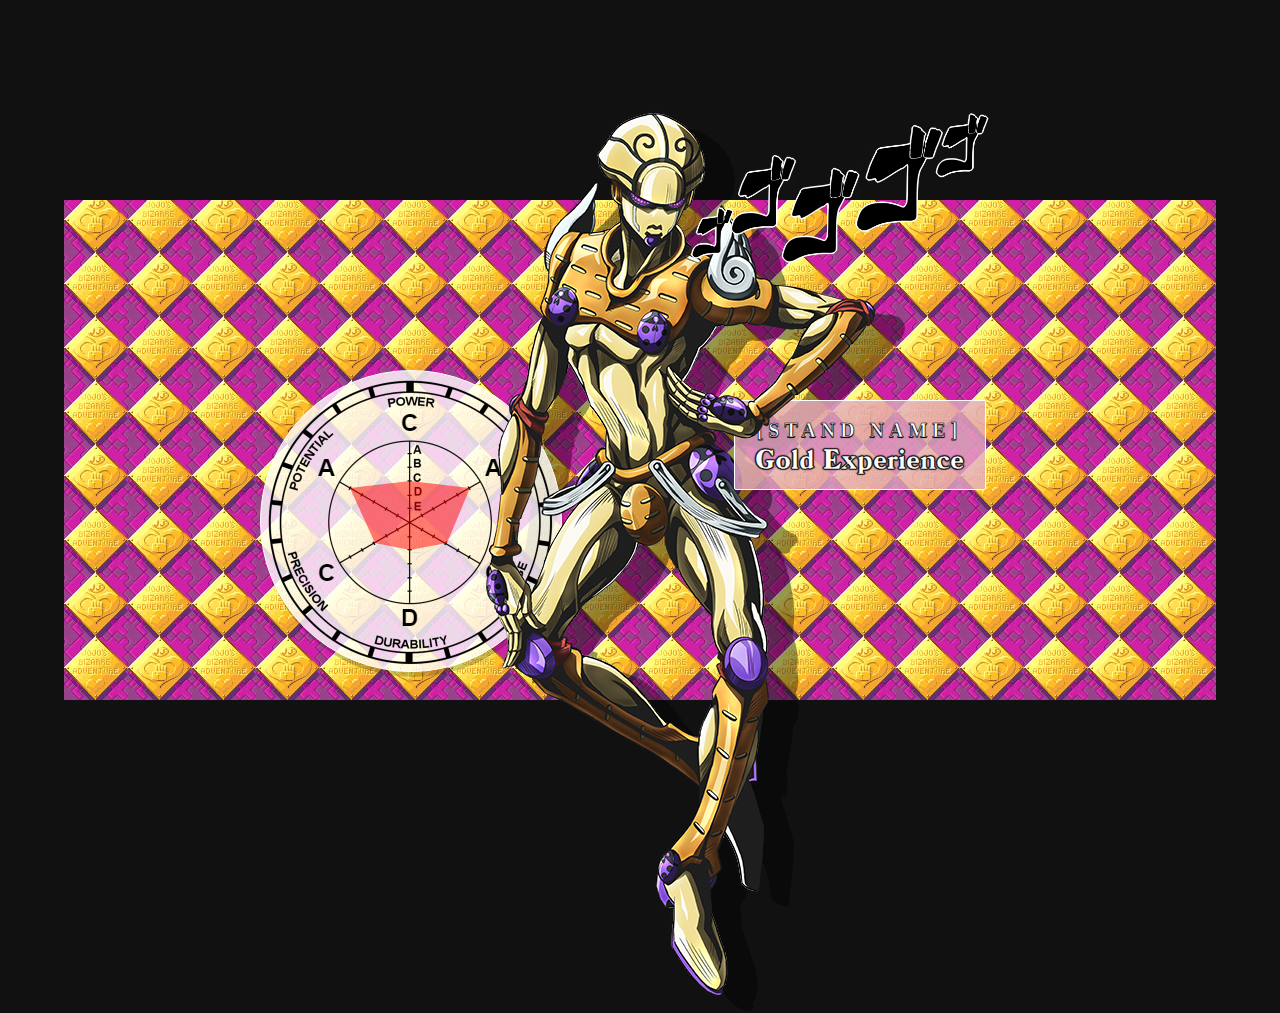
<file: index.html>
<!DOCTYPE html>
<html lang="en">
<head>
    <meta charset="UTF-8">
    <meta name="viewport" content="width=device-width, initial-scale=1.0">
    <link rel="stylesheet" href="normalize.css">
    <link rel="stylesheet" href="style.css">
    <title></title>
</head>
<body>
    <div class="background-box">
        <div class="character-box clearfix">
            <img class="layer1" src="images/Gold_Experience_Cutout.png">
            <div class="infobox">
                <h1 class="infobox-title">[STAND NAME]</h1>
                <h1 class="infobox-subtitle">Gold Experience</h1>
            </div>

            <img class="layer2" src="images/Gold_Experience_Anime.png">
            <img class="shadow-layer" src="images/Gold_Experience_Anime.png">
            <img class="stand-stats" src="images/gold-experience-stats.png">
            <img class="menacing" src="images/menacing.png" width="300px">
        </div>
    </div>

</body>
</html>
</file>
<file: style.css>
@font-face {
    font-family: LifeSC;
    src: url(Life-SC.ttf);

    font-family: Casad;
    src: url(casad-serial-heavy-regular.ttf);
}
html, body {
    height: 100%;
}
body {
    background-color: #111;
    display: flex;
}

@keyframes scroller {
    0% {
        background-position-x: 0px;
    }
    100% {
        background-position-x: 1280px;
    }
}
.background-box {
    width: 90%;
    height: 500px;
    background-image: url(images/background.jpg);
    background-position: right bottom;
    background-repeat: repeat-x;
    z-index:-1000;
    margin: auto;
    animation: scroller 50s linear infinite;
}

.character-box {
    position: relative;
    width: 1px;
    height: 500px;
    margin: auto;
    z-index: -100;
}



.layer1, .layer2 {
    position: absolute;
    top: -100px;
    left: -260px;
}
.shadow-layer {
    position: absolute;
    top: -85px;
    left: -230px;
    filter: brightness(0);
    opacity: 40%;
    z-index: -11;
}
.menacing {
    position: absolute;
    left: 50px;
    top: -90px;
    animation: shake .13s steps(2) infinite alternate;
    z-index: 50;
}
@keyframes shake {
    from {
        transform: translate(-2px, 0);
    }
    to {
        transform: translate(2px, 0);
    }
}

.stand-stats {
    position: absolute;
    top: 170px;
    left: -380px;

    background-color: rgb(255, 255, 255, .8);
    border: 1px solid white;
    border-radius: 180px;
    box-shadow: 2px 5px rgb(0,0,0, .2);
}


img {
    user-select: none;
    -moz-user-select: none;
    -webkit-user-drag: none;
    -webkit-user-select: none;
    -ms-user-select: none;
}
.layer1 {
    z-index: 10;
    
}
.layer2 {
    z-index: -10;
}

.clearfix::after {
    content: "";
    clear: both;
    display: table;
}

/* The character data box */
.infobox {
    width: 250px;
    background-color: rgb(227, 170, 192, .8);
    text-align: center;
    position: absolute;
    right: -345px;
    top: 200px;
    border-radius: 2px;
    border: 1px solid white;
}
.infobox-title, .infobox-subtitle {
    margin: 3px 0; /*makes text closer together*/
    
    color: white;
    -webkit-text-stroke: .6px black;
}
.infobox-title {
    padding-top: 15px;
    font-family: 'Life SC';
    text-shadow: 0 0.7px 0.9px black;

    font-size: 20px;
    letter-spacing: 5px;
}
.infobox-subtitle {
    font-size: 27px;
    font-family: Casad;
    color: white;
    padding-bottom: 10px;

    /* Lots of text shadows to create thickness effect */
    text-shadow: 0 0px 1px black,
                 0 0px 1.1px black,
                 0 0px 1.2px black,
                 0 0px 1.3px black,
                 0 0px 1.4px black,
                 0 0px 1.5px black,
                 0 0px 1.6px black;    
}

/* Media queries */
@media only screen and (min-height: 700px) {
    body {
      overflow-y: hidden;
    }
  }
</file>
